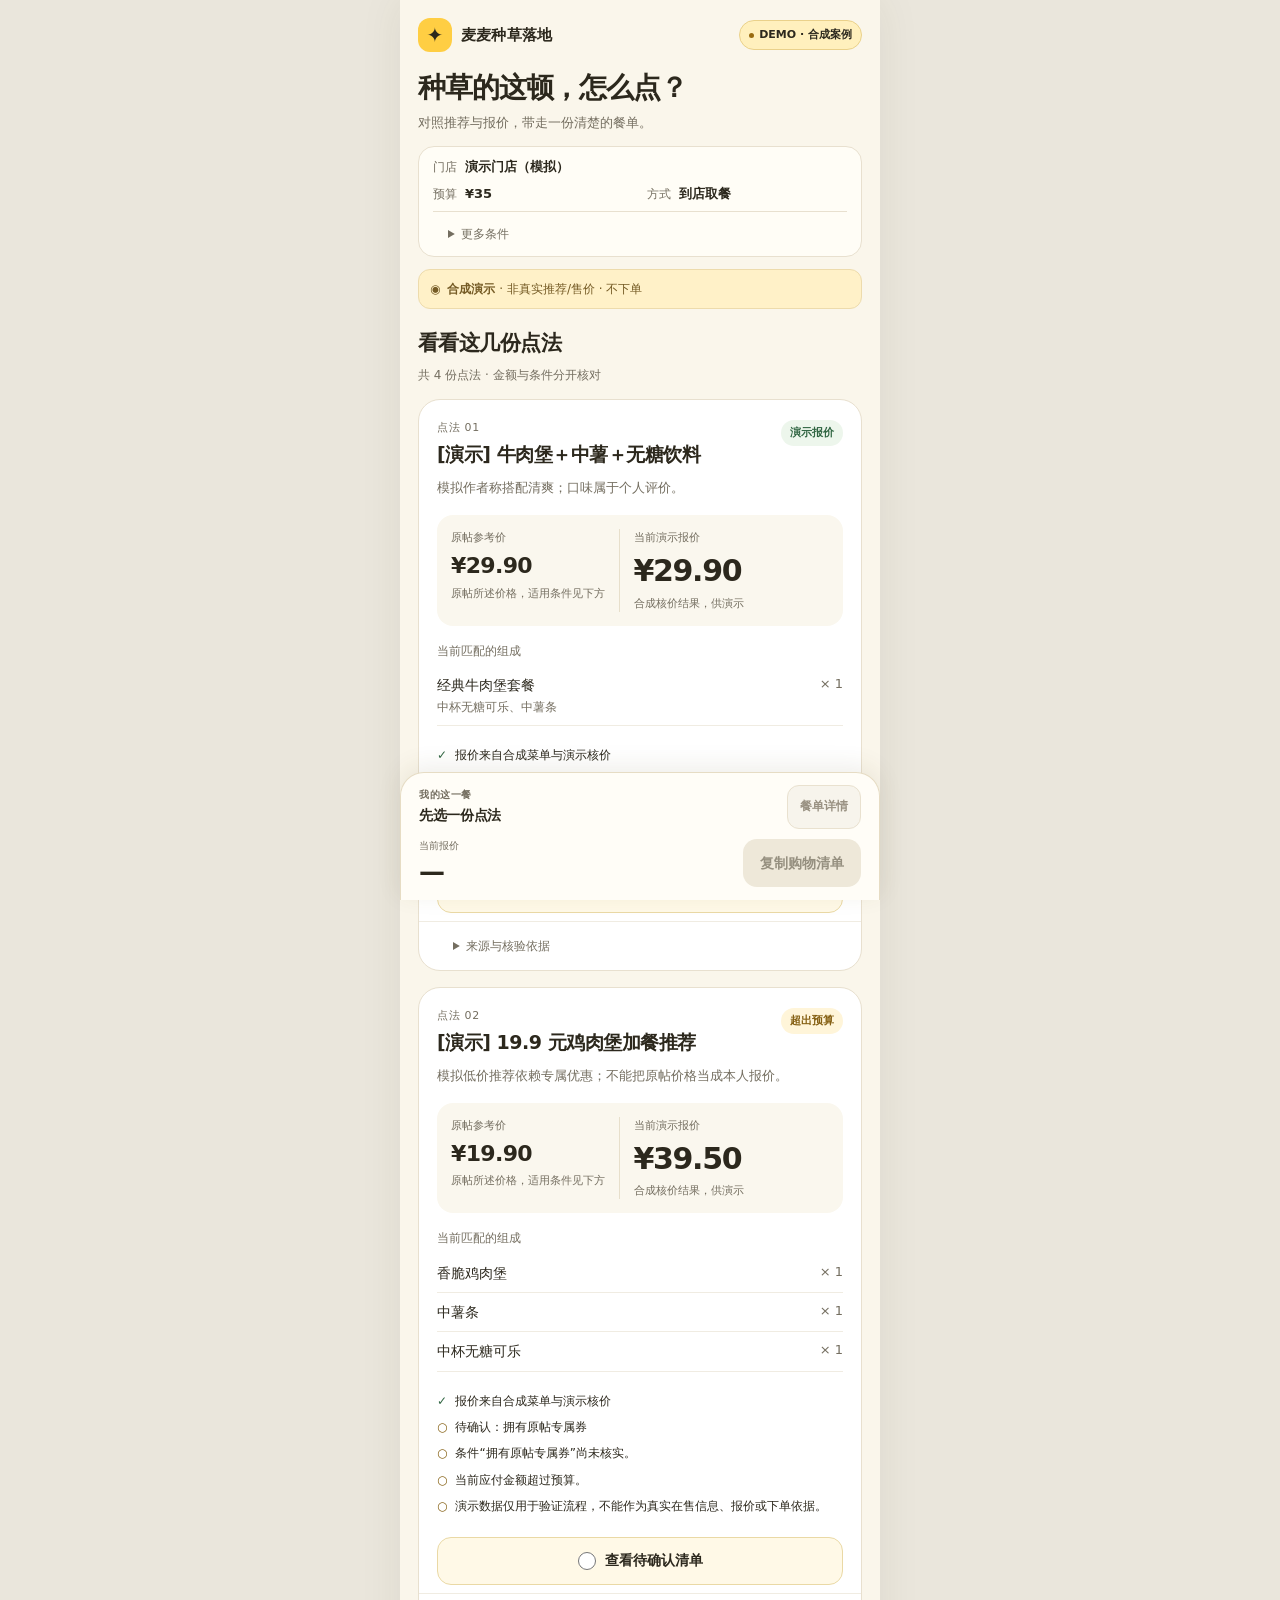
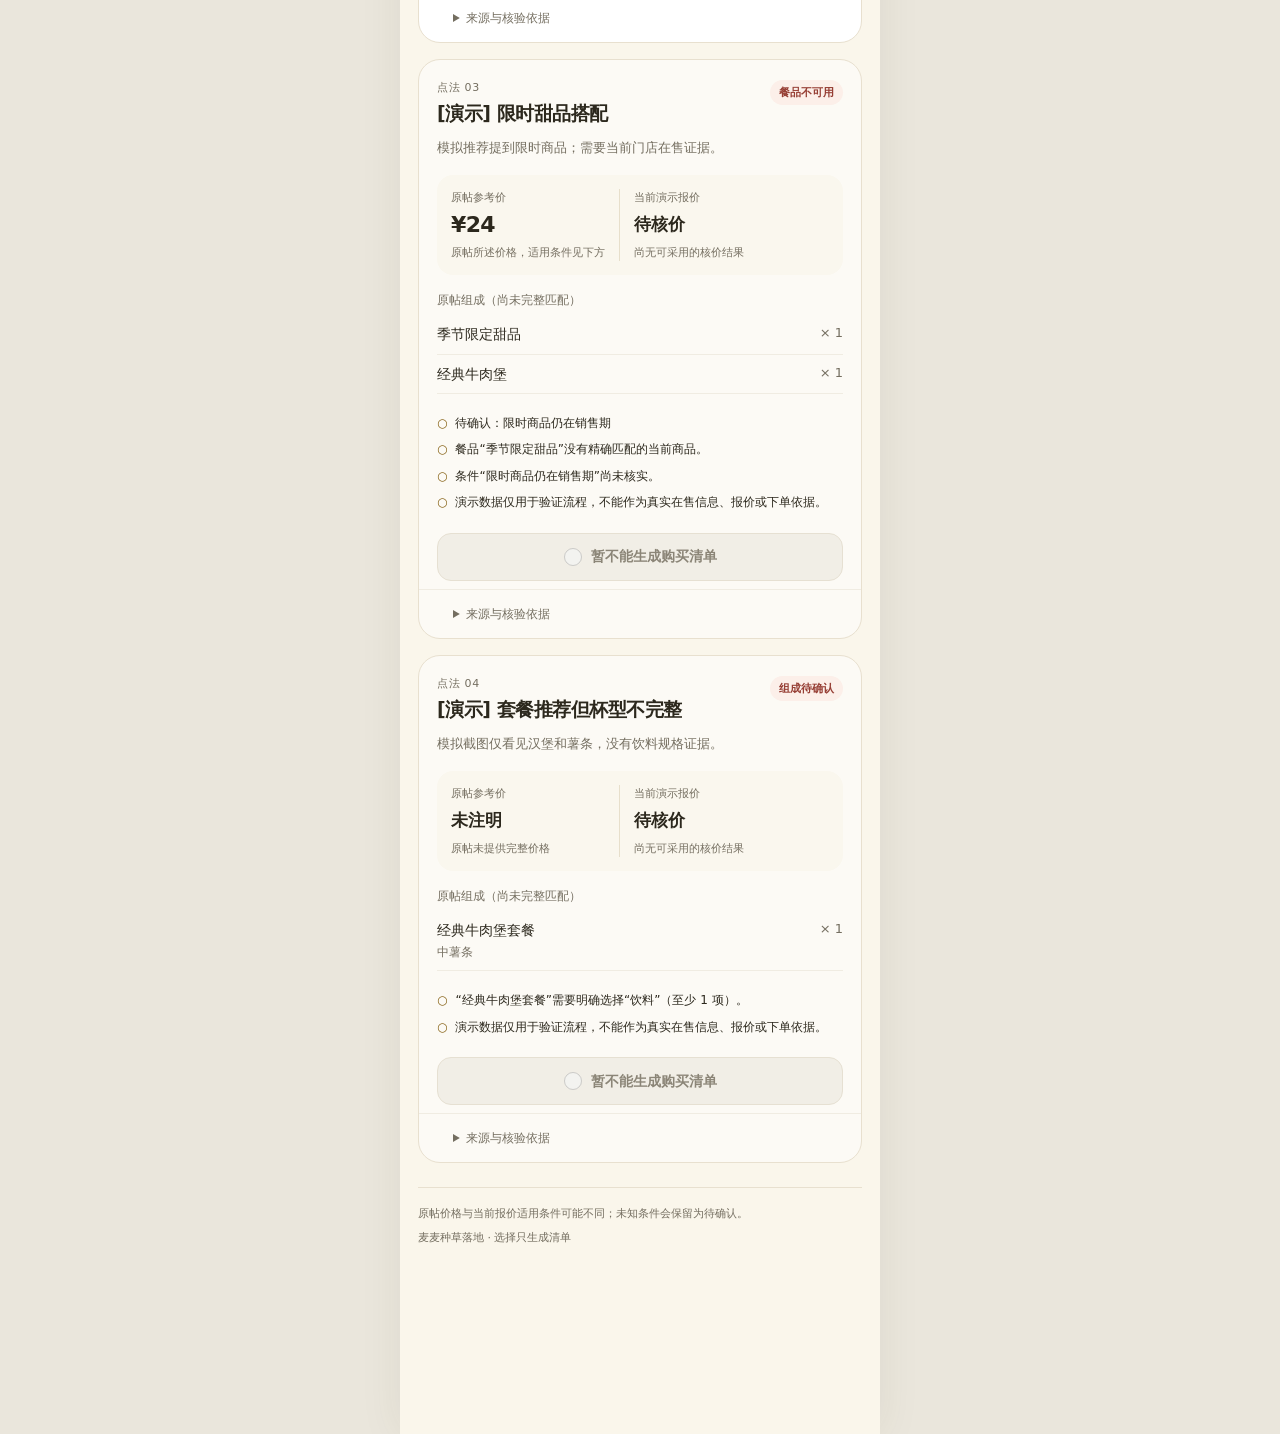
<file: demo/index.html>
<!doctype html>
<html lang="zh-CN">
<head>
  <meta charset="utf-8">
  <meta name="viewport" content="width=device-width, initial-scale=1, viewport-fit=cover">
  <meta name="color-scheme" content="light">
  <title>麦麦种草落地 · 推荐对照</title>
  <style>
    :root {
      --ink:#2c281d; --muted:#746e60; --paper:#faf6eb; --card:#fff;
      --line:#e8e0cf; --yellow:#ffce43; --green:#326744; --green-bg:#edf6ec;
      --amber:#856013; --amber-bg:#fff5d9; --red:#963e34; --red-bg:#fcefe9;
      --radius:22px; --app-width:480px;
    }
    *{box-sizing:border-box}
    html{scroll-padding-bottom:190px}
    body{margin:0;background:#eae6dc;color:var(--ink);font-family:"Microsoft YaHei","PingFang SC",system-ui,sans-serif;line-height:1.6;-webkit-text-size-adjust:100%}
    button,input,textarea{font:inherit}
    button,a,input,summary{touch-action:manipulation;-webkit-tap-highlight-color:transparent}
    button:focus-visible,a:focus-visible,input:focus-visible,summary:focus-visible,textarea:focus-visible{outline:3px solid #006cba;outline-offset:4px}
    a{color:#31578b;text-underline-offset:3px}
    .shell{width:100%;max-width:var(--app-width);min-height:100dvh;margin:auto;background:var(--paper);padding:calc(18px + env(safe-area-inset-top,0px)) 18px calc(186px + env(safe-area-inset-bottom,0px));overflow-wrap:anywhere}
    .topbar{display:flex;align-items:center;justify-content:space-between;gap:10px}
    .brand{display:flex;gap:9px;align-items:center;font-size:15px;font-weight:800;letter-spacing:.015em}
    .mark{display:grid;place-items:center;width:34px;height:34px;border-radius:12px;background:var(--yellow);font-size:20px;line-height:1}
    .demo-badge{display:inline-flex;align-items:center;gap:5px;flex-shrink:0;font-size:11px;font-weight:700;background:#fff0bd;border:1px solid #ead18a;border-radius:999px;padding:5px 9px}
    .dot{width:5px;height:5px;border-radius:50%;background:#996b10}
    .hero{display:block;padding:18px 0 12px}
    .eyebrow{margin:0 0 7px;font-size:12px;font-weight:700;letter-spacing:.08em;color:var(--green)}
    h1{font-size:28px;line-height:1.3;letter-spacing:-.04em;margin:0;font-weight:800}
    .intro{margin:6px 0 12px;color:var(--muted);font-size:13px;line-height:1.7}
    .context{background:#fffdf6;border:1px solid var(--line);border-radius:16px;padding:10px 14px 0}
    .context-label{font-size:12px;font-weight:700;color:var(--muted);margin:0 0 6px}
    #context-rows{display:grid;grid-template-columns:1fr 1fr;gap:6px 14px}
    .context-row{display:flex;gap:8px;align-items:baseline;min-width:0;font-size:13px;line-height:1.6}
    .context-row span:first-child{color:var(--muted);flex-shrink:0;font-size:12px}
    .context-row span:last-child{font-weight:600;min-width:0;overflow-wrap:anywhere}
    .context-row:first-child{grid-column:1/-1}
    .context-more{grid-column:1/-1;border-top:1px solid var(--line);font-size:12px;color:var(--muted)}
    .context-more summary{display:list-item;min-height:44px;line-height:20px;padding:12px 0;margin-left:15px;cursor:pointer}
    .context-extra{display:grid;gap:7px;padding-bottom:12px}.context-extra .context-row{font-size:12px}.context-extra .context-row span:last-child{font-weight:400}
    .notice{display:flex;gap:7px;background:#fff1c8;border:1px solid #eddbac;border-radius:12px;padding:9px 11px;font-size:12px;line-height:1.7;color:#755b25;margin:0 0 18px}
    .notice strong{font-weight:800}.notice>span{flex-shrink:0}
    .section-top{display:block;margin:0 0 14px}
    h2{font-size:21px;margin:0;letter-spacing:-.025em}
    .section-top p{margin:5px 0 0;color:var(--muted);font-size:12px}
    .steps{display:none;justify-content:space-between;gap:8px;color:var(--muted);font-size:11px;padding:12px 0 0}
    .steps b{display:inline-grid;place-items:center;width:19px;height:19px;border-radius:50%;background:#ebe3cf;margin-right:5px;font-size:10px;color:var(--ink)}
    .cards,.cards.two{display:grid;grid-template-columns:minmax(0,1fr);gap:16px;margin:0;border:0;padding:0;min-width:0}
    .card{background:var(--card);border:1px solid var(--line);border-radius:var(--radius);padding:19px 18px 0;display:flex;flex-direction:column;min-width:0;position:relative;transition:border-color .15s,box-shadow .15s}
    .card.chosen{border-color:#bb9019;box-shadow:0 0 0 2px #ffce4380}
    .card.unavailable{background:#fcfaf5}
    .card-heading{display:flex;justify-content:space-between;align-items:start;gap:10px}
    .card-kicker{font-size:11px;color:var(--muted);letter-spacing:.06em;margin-bottom:4px}
    .card h3{font-size:19px;line-height:1.45;letter-spacing:-.025em;margin:0;overflow-wrap:anywhere}
    .status{font-size:11px;font-weight:700;padding:4px 9px;border-radius:999px;white-space:nowrap;background:var(--amber-bg);color:var(--amber);margin-top:1px}
    .status.good{background:var(--green-bg);color:var(--green)}.status.bad{background:var(--red-bg);color:var(--red)}
    .lede{font-size:13px;line-height:1.7;color:var(--muted);margin:9px 0 0;overflow-wrap:anywhere}
    .price-box{display:grid;grid-template-columns:minmax(0,.85fr) minmax(0,1.15fr);gap:12px;border-radius:16px;background:#faf7ee;margin:16px 0;padding:14px}
    .price-box>div:last-child{border-left:1px solid #e7dfcb;padding-left:14px}
    .price-label{font-size:11px;color:var(--muted);margin-bottom:5px}
    .price-value{font-size:22px;line-height:1.25;letter-spacing:-.03em;font-weight:800}
    .price-box>div:last-child .price-value{font-size:30px;letter-spacing:-.045em}
    .price-value.small,.price-box>div:last-child .price-value.small{font-size:17px;letter-spacing:0;line-height:1.6}
    .price-note{font-size:11px;line-height:1.55;color:var(--muted);margin:5px 0 0;overflow-wrap:anywhere}
    .card h4{font-size:12px;color:var(--muted);font-weight:500;margin:0 0 5px}
    .items{list-style:none;padding:0;margin:0 0 10px}
    .items li{display:flex;justify-content:space-between;gap:10px;padding:8px 0;border-bottom:1px solid #f0ece2;font-size:14px;line-height:1.6}
    .item-name{overflow-wrap:anywhere}.spec{font-size:12px;color:var(--muted);display:block;margin-top:2px}.qty{white-space:nowrap;color:var(--muted);font-size:13px}
    .findings{list-style:none;padding:0;margin:3px 0 14px;font-size:12px;line-height:1.7}
    .findings li{display:flex;gap:8px;align-items:start;margin:6px 0;overflow-wrap:anywhere}
    .finding-icon{flex-shrink:0;line-height:1.7;color:var(--green);font-weight:700}.finding-icon.caution{color:var(--amber)}
    .select-label{display:flex;align-items:center;justify-content:center;gap:9px;background:#fff9e7;border:1px solid #ead9a5;border-radius:14px;min-height:48px;padding:11px 12px;font-size:14px;font-weight:800;cursor:pointer;margin-top:auto}
    .select-label:has(input:checked){background:var(--yellow);border-color:var(--yellow)}
    .select-label:has(input:disabled){color:#8b8577;cursor:default;background:#f1eee6;border-color:#e6e0d2}
    .select-label input{accent-color:#5b4513;width:18px;height:18px;margin:0;flex-shrink:0}
    .card details{margin:8px -18px 0;padding:0 18px;color:var(--muted);font-size:12px;border-top:1px solid #f0ece2}
    .card summary{cursor:pointer;min-height:48px;display:list-item;margin-left:16px;padding:14px 0;line-height:20px}
    .evidence{padding:0 0 14px;overflow-wrap:anywhere;line-height:1.7}.evidence p{margin:0 0 8px}.evidence ul{padding-left:16px;margin:0}
    .evidence a{display:inline-flex;align-items:center;min-height:44px;padding:5px 0}
    .basket-details{background:#fff;border:1px solid var(--line);border-radius:var(--radius);padding:18px;margin-top:24px;scroll-margin-top:18px;scroll-margin-bottom:185px}
    .details-heading{display:flex;align-items:center;justify-content:space-between;gap:10px;margin-bottom:10px}
    .details-heading h2{font-size:18px}.details-heading p{margin:0;color:var(--green);font-size:11px;font-weight:700}
    .detail-close,.detail-toggle{display:inline-flex;align-items:center;justify-content:center;min-width:48px;min-height:44px;border:1px solid #e9e1cf;background:#fffaf0;border-radius:12px;color:var(--ink);font-size:12px;font-weight:700;padding:8px 12px;cursor:pointer;flex-shrink:0}
    .detail-toggle:disabled{color:#999182;background:#f7f4ec;cursor:default}
    .basket-text{font-size:13px;color:var(--muted);margin:0;line-height:1.8}
    .basket-items{font-size:14px;list-style:none;margin:12px 0 0;padding:0}.basket-items li{padding:7px 0;border-bottom:1px solid #f1ece2;overflow-wrap:anywhere}
    .basket{position:fixed;bottom:0;left:50%;transform:translateX(-50%);width:100%;max-width:var(--app-width);padding:12px 18px calc(12px + env(safe-area-inset-bottom,0px));background:#fffdf7;border:1px solid #e6dcc4;border-bottom:0;border-radius:24px 24px 0 0;box-shadow:0 -6px 24px #5a482315;z-index:10}
    .dock-selection{display:flex;align-items:center;justify-content:space-between;gap:12px;margin-bottom:9px}.dock-selection>div{min-width:0}
    .basket-label{color:var(--muted);font-size:10px;font-weight:700;letter-spacing:.06em;margin:0 0 2px}
    .basket h2{font-size:14px;font-weight:800;line-height:1.5;margin:0;white-space:nowrap;overflow:hidden;text-overflow:ellipsis}
    .basket-right{display:grid;grid-template-columns:minmax(0,1fr) auto;gap:12px;align-items:center}
    .basket-total{display:flex;flex-direction:column;gap:2px;font-size:10px;color:var(--muted);min-width:0}
    .basket-total strong{font-size:26px;letter-spacing:-.045em;line-height:1.25;color:var(--ink);overflow-wrap:anywhere}
    .action{border:0;border-radius:14px;background:var(--yellow);color:var(--ink);min-height:48px;padding:11px 17px;font-weight:800;font-size:14px;cursor:pointer;white-space:nowrap}
    .action:disabled{background:#eee8d9;color:#969080;cursor:default}.action:hover:not(:disabled){background:#f6bf2c}
    .copy-feedback{margin:6px 0 0;font-size:12px;line-height:1.5;color:var(--green)}.copy-feedback:empty{display:none}
    .copy-fallback{margin-top:16px}.copy-fallback textarea{display:block;width:100%;min-height:220px;border:1px solid var(--line);border-radius:12px;padding:13px;background:#faf8f0;color:var(--ink);font-size:16px;line-height:1.7;resize:vertical;scroll-margin-bottom:190px}
    .copy-fallback p{font-size:13px;color:var(--muted);margin:0 0 8px}
    .footer{color:var(--muted);font-size:11px;line-height:1.75;margin-top:24px;border-top:1px solid var(--line);padding-top:16px}.footer p{margin:0}.footer p+p{margin-top:5px}
    .empty{background:#fff;border:1px solid var(--line);border-radius:var(--radius);padding:24px;color:var(--muted);font-size:14px}
    .sr-only{position:absolute;width:1px;height:1px;padding:0;margin:-1px;overflow:hidden;clip:rect(0,0,0,0);white-space:nowrap;border:0}
    [hidden]{display:none!important}
    @media(min-width:481px){.shell{box-shadow:0 0 40px #51482b14}.basket{box-shadow:0 -6px 24px #5a482318}}
    @media(max-width:359px){.shell{padding-left:14px;padding-right:14px}.brand{font-size:13px;gap:7px}.mark{width:30px;height:30px}.demo-badge{font-size:10px;padding:4px 7px}h1{font-size:26px}.card{padding-left:15px;padding-right:15px}.card details{margin-left:-15px;margin-right:-15px;padding-left:15px;padding-right:15px}.card-heading{gap:7px}.card h3{font-size:18px}.status{font-size:10px;padding:4px 7px}.price-box{gap:10px;padding:12px}.price-box>div:last-child{padding-left:10px}.price-box>div:last-child .price-value{font-size:28px}.basket{padding-left:14px;padding-right:14px}.action{padding-left:13px;padding-right:13px;font-size:13px}}
    @media(prefers-reduced-motion:reduce){*{transition:none!important}html{scroll-behavior:auto}}
    @media print{body{background:#fff}.shell{max-width:none;min-height:0;padding:0;box-shadow:none}.select-label,.action,.copy-feedback,.copy-fallback,.steps,.detail-toggle,.detail-close{display:none}.cards{display:block}.card{break-inside:avoid;margin-bottom:15px}.basket{position:static;transform:none;max-width:none;border-radius:0;box-shadow:none;break-inside:avoid}.basket-details[hidden]{display:block!important}.card details{display:block}}
  </style>
</head>
<body>
  <main class="shell">
    <header class="topbar"><div class="brand"><span class="mark" aria-hidden="true">✦</span>麦麦种草落地</div><span class="demo-badge" id="mode-badge"><span class="dot" aria-hidden="true"></span>DEMO · 合成案例</span></header>
    <section class="hero" aria-labelledby="page-title"><div><h1 id="page-title">种草的这顿，怎么点？</h1><p class="intro">对照推荐与报价，带走一份清楚的餐单。</p></div><aside class="context" aria-label="本次购买条件"><div id="context-rows"></div></aside></section>
    <div class="notice" id="demo-notice" role="note"><span aria-hidden="true">◉</span><div><strong>合成演示</strong> · 非真实推荐/售价 · 不下单</div></div>
    <section aria-labelledby="recommendation-title"><div class="section-top"><div><h2 id="recommendation-title">看看这几份点法</h2><p id="candidate-count">先看清条件，再决定想吃哪一份。</p></div><div class="steps" aria-label="比较步骤"><span><b>1</b>看推荐</span><span><b>2</b>核条件</span><span><b>3</b>选这一餐</span></div></div><fieldset class="cards" id="cards"><legend class="sr-only">选择一份购物清单</legend></fieldset><p class="empty" id="empty" hidden>暂时没有可比较的点法。补充推荐内容和门店信息后，再生成对照。</p></section>
    <section class="basket-details" id="basket-details" aria-labelledby="basket-details-title" hidden><div class="details-heading"><div><p>组成与待确认条件</p><h2 id="basket-details-title">餐单详情</h2></div><button class="detail-close" id="basket-close" type="button">收起</button></div><p class="basket-text" id="basket-context">选择后，这里会列出完整组成与待确认条件。</p><ul class="basket-items" id="basket-items"></ul><div class="copy-fallback" id="copy-fallback" hidden><p>复制不可用时，可选中下面的清单手动复制。</p><textarea id="shopping-list" aria-label="可复制的购物清单" readonly></textarea></div></section>
    <p class="sr-only" id="selection-announcement" role="status" aria-live="polite"></p>
    <footer class="footer"><p>原帖价格与当前报价适用条件可能不同；未知条件会保留为待确认。</p><p>麦麦种草落地 · 选择只生成清单</p></footer>
  </main>
  <section class="basket" aria-labelledby="basket-title"><div class="dock-selection"><div><p class="basket-label">我的这一餐</p><h2 id="basket-title">先选一份点法</h2></div><button class="detail-toggle" id="basket-toggle" type="button" aria-expanded="false" aria-controls="basket-details" disabled>餐单详情</button></div><div class="basket-right"><div class="basket-total"><span id="basket-price-label">当前报价</span><strong id="basket-total">—</strong></div><button class="action" id="copy-button" type="button" disabled>复制购物清单</button></div><p class="copy-feedback" id="copy-feedback" role="status" aria-live="polite"></p></section>
  <script id="comparison-report" type="application/json">{"schema_version":"1.0","generated_at":"2026-10-14T06:57:47.461854+00:00","mode":"demo","demo":true,"context":{"store_id":"DEMO-STORE-NOT-REAL","channel":"pickup","service_date":"2026-10-14","store_name":"演示门店（模拟）","budget_cents":3500},"recommendations":[{"note_id":"demo-note-1","recommendation_id":"demo-note-1","title":"[演示] 牛肉堡＋中薯＋无糖饮料","source":{"platform":"synthetic","url":"https://example.invalid/notes/demo-1","title":"[演示] 牛肉堡＋中薯＋无糖饮料","published_at":"2026-10-13T12:00:00+08:00","retrieved_at":"2026-10-14T12:00:00+08:00","city":"演示城市"},"claims":{"summary":"模拟作者称搭配清爽；口味属于个人评价。","advertised_price":{"amount":"29.90","unit":"yuan","currency":"CNY"}},"items":[{"name":"经典牛肉堡套餐","quantity":1,"options":[{"group":"配餐","name":"中薯条"},{"group":"饮料","name":"中杯无糖可乐"}]}],"basket":[{"sku_id":"DEMO-BEEF-COMBO","name":"经典牛肉堡套餐","quantity":1,"options":[{"group_id":"DRINK","option_id":"COLA-ZERO-M","name":"中杯无糖可乐","quantity":1},{"group_id":"SIDE","option_id":"FRIES-M","name":"中薯条","quantity":1}]}],"basket_fingerprint":"64d4667d17d1353706bc24e931429988836bd75d9605bb85783128b439b91398","mapping_status":"matched","condition_checks":[{"condition_id":"pickup","kind":"channel","description":"到店取餐","status":"verified","evidence":"模拟上下文明确 channel=pickup；不是实服务证据。"}],"quote":{"status":"demo","total_cents":2990,"currency":"CNY","mode":"demo","freshness_status":"demo","review_window_seconds":300,"age_seconds":null,"quoted_at":"2026-10-14T12:00:00+08:00","expires_at":null},"within_budget":true,"ready_to_order":false,"reasons":["演示数据仅用于验证流程，不能作为真实在售信息、报价或下单依据。"]},{"note_id":"demo-note-2","recommendation_id":"demo-note-2","title":"[演示] 19.9 元鸡肉堡加餐推荐","source":{"platform":"synthetic","url":"https://example.invalid/notes/demo-2","title":"[演示] 19.9 元鸡肉堡加餐推荐","published_at":"2026-10-01T12:00:00+08:00","retrieved_at":"2026-10-14T12:00:00+08:00","city":"演示城市"},"claims":{"summary":"模拟低价推荐依赖专属优惠；不能把原帖价格当成本人报价。","advertised_price":{"amount":"19.90","unit":"yuan","currency":"CNY"}},"items":[{"name":"香脆鸡肉堡","quantity":1},{"name":"中薯条","quantity":1},{"name":"中杯无糖可乐","quantity":1}],"basket":[{"sku_id":"DEMO-CHICKEN","name":"香脆鸡肉堡","quantity":1,"options":[]},{"sku_id":"DEMO-FRIES-M","name":"中薯条","quantity":1,"options":[]},{"sku_id":"DEMO-COLA-ZERO-M","name":"中杯无糖可乐","quantity":1,"options":[]}],"basket_fingerprint":"8e1a62f2aed15d66642d12e42e2a373fae7b7fedc2fe31baa4c1d7cc5b114a6a","mapping_status":"matched","condition_checks":[{"condition_id":"coupon","kind":"coupon","description":"拥有原帖专属券","status":"unknown","evidence":"模拟账户没有提供原帖券的适用证据。"}],"quote":{"status":"demo","total_cents":3950,"currency":"CNY","mode":"demo","freshness_status":"demo","review_window_seconds":300,"age_seconds":null,"quoted_at":"2026-10-14T12:00:00+08:00","expires_at":null},"within_budget":false,"ready_to_order":false,"reasons":["条件“拥有原帖专属券”尚未核实。","当前应付金额超过预算。","演示数据仅用于验证流程，不能作为真实在售信息、报价或下单依据。"]},{"note_id":"demo-note-3","recommendation_id":"demo-note-3","title":"[演示] 限时甜品搭配","source":{"platform":"synthetic","url":"https://example.invalid/notes/demo-3","title":"[演示] 限时甜品搭配","published_at":"2026-09-01T12:00:00+08:00","retrieved_at":"2026-10-14T12:00:00+08:00","city":"演示城市"},"claims":{"summary":"模拟推荐提到限时商品；需要当前门店在售证据。","advertised_price":{"amount":"24.00","unit":"yuan","currency":"CNY"}},"items":[{"name":"季节限定甜品","quantity":1},{"name":"经典牛肉堡","quantity":1}],"basket":[{"sku_id":"DEMO-BEEF","name":"经典牛肉堡","quantity":1,"options":[]}],"basket_fingerprint":null,"mapping_status":"unavailable","condition_checks":[{"condition_id":"limited","kind":"time","description":"限时商品仍在销售期","status":"unknown","evidence":"模拟菜单找不到该限时商品，不能推断仍在售。"}],"quote":{"status":"not_requested","total_cents":null,"currency":"CNY","mode":"demo","freshness_status":"not_checked","review_window_seconds":300,"age_seconds":null},"within_budget":null,"ready_to_order":false,"reasons":["餐品“季节限定甜品”没有精确匹配的当前商品。","条件“限时商品仍在销售期”尚未核实。","演示数据仅用于验证流程，不能作为真实在售信息、报价或下单依据。"]},{"note_id":"demo-note-4","recommendation_id":"demo-note-4","title":"[演示] 套餐推荐但杯型不完整","source":{"platform":"synthetic","url":"https://example.invalid/notes/demo-4","title":"[演示] 套餐推荐但杯型不完整","published_at":null,"retrieved_at":"2026-10-14T12:00:00+08:00","city":null},"claims":{"summary":"模拟截图仅看见汉堡和薯条，没有饮料规格证据。"},"items":[{"name":"经典牛肉堡套餐","quantity":1,"options":[{"group":"配餐","name":"中薯条"}]}],"basket":[],"basket_fingerprint":null,"mapping_status":"incomplete","condition_checks":[],"quote":{"status":"not_requested","total_cents":null,"currency":"CNY","mode":"demo","freshness_status":"not_checked","review_window_seconds":300,"age_seconds":null},"within_budget":null,"ready_to_order":false,"reasons":["“经典牛肉堡套餐”需要明确选择“饮料”（至少 1 项）。","演示数据仅用于验证流程，不能作为真实在售信息、报价或下单依据。"]}]}</script>
  <script>
  "use strict";
  (() => {
    const report = JSON.parse(document.getElementById("comparison-report").textContent);
    const currency = "¥";
    const element = (tag, cls, content) => { const node = document.createElement(tag); if (cls) node.className = cls; if (content !== undefined && content !== null) node.textContent = String(content); return node; };
    const money = value => typeof value === "number" && Number.isFinite(value) ? currency + value.toFixed(2).replace(/\.00$/, "") : "待核价";
    const asText = value => value === null || value === undefined ? "" : typeof value === "string" ? value : String(value);
    const unique = values => [...new Set(values.filter(Boolean))];
    const list = value => Array.isArray(value) ? value : [];
    const cents = value => typeof value === "number" && Number.isInteger(value) && value >= 0 ? value / 100 : null;
    const claimAmount = claim => {
      if(claim.currency!=="CNY")return null;
      if(claim.unit==="cent"){if(!/^(?:0|[1-9]\d*)(?:\.0+)?$/.test(String(claim.amount)))return null;const value=Number(claim.amount);return Number.isSafeInteger(value)?cents(value):null;}
      if(claim.unit!=="yuan" || !/^(?:0|[1-9]\d*)(?:\.\d{1,2})?$/.test(String(claim.amount)))return null;return Number(claim.amount);
    };
    const awareTimestamp = value => {
      if(typeof value!=="string")return NaN;
      const parts=/^(\d{4})-(\d{2})-(\d{2})T(\d{2}):(\d{2}):(\d{2})(?:\.\d+)?(?:Z|[+-]\d{2}:\d{2})$/.exec(value);
      if(!parts)return NaN;
      const [year,month,day,hour,minute,second]=parts.slice(1).map(Number),leap=year%4===0 && (year%100!==0 || year%400===0),days=[31,leap?29:28,31,30,31,30,31,31,30,31,30,31];
      if(month<1 || month>12 || day<1 || day>days[month-1] || hour>23 || minute>59 || second>59)return NaN;
      return Date.parse(value);
    };
    const liveQuoteIssue = quote => {
      if(quote.status!=="verified" && quote.status!=="stale")return "";
      if(!quote.quoted_at)return "报价缺少核价时间，需要重新核价。";
      const quoted=awareTimestamp(quote.quoted_at),expires=quote.expires_at==null?null:awareTimestamp(quote.expires_at),now=Date.now();
      if(!Number.isFinite(quoted) || (expires!==null && !Number.isFinite(expires)))return "报价时间无效或没有明确时区，需要重新核价。";
      if(quoted-now>30000)return "报价时间晚于本机时间，需要重新核价。";
      if(expires!==null && expires<=now)return "报价已超过有效期，需要重新核价。";
      if(now-quoted>300000)return "报价已超过 5 分钟复核窗口，需要重新核价。";
      if(quote.status==="stale")return "报告中的报价已标记为待复核，需要重新核价。";
      return "";
    };
    const normalizeItem = item => ({name:item.name || item.display_name || item.product_name || "待匹配餐品",quantity:item.quantity || 1,spec:list(item.options).map(option=>option.name+(option.quantity>1?" × "+option.quantity:"")).filter(Boolean).join("、") || item.spec || list(item.specifications).join("、")});
    const normalize = raw => {
      const rawContext=raw.context || {};
      const isDemo=raw.mode!=="live" || raw.demo!==false;
      const channel={pickup:"到店取餐",delivery:"外送",dine_in:"堂食"}[rawContext.channel] || rawContext.channel || rawContext.order_type || "";
      const context={store:rawContext.store_name || rawContext.store || "门店待确认",budget:cents(rawContext.budget_cents),preferences:list(rawContext.preferences).length?rawContext.preferences:rawContext.preference || "按推荐组成",channel,quoted_at:rawContext.quoted_at || rawContext.as_of || rawContext.timestamp || rawContext.now || "",service_date:rawContext.service_date || ""};
      return {demo:isDemo,mode:raw.mode,context,recommendations:list(raw.recommendations).map(candidate=>{
        const claims=candidate.claims || {}, advertised=claims.advertised_price || {},quote=candidate.quote || {};
        const mapped=candidate.mapping_status==="matched";
        const checks=list(candidate.condition_checks),unknown=checks.filter(check=>check.status==="unknown"),contradicted=checks.filter(check=>check.status==="contradicted");
        const freshnessIssue=liveQuoteIssue(quote);
        const quoteAccepted=quote.status==="demo" || (quote.status==="verified" && !freshnessIssue);
        const basket=list(candidate.basket).map(normalizeItem);
        const original=list(candidate.items).map(normalizeItem);
        const unresolved=!mapped || !quoteAccepted || unknown.length>0 || contradicted.length>0 || candidate.within_budget===false || (!isDemo && candidate.ready_to_order!==true);
        let statusLabel=isDemo?"演示报价":"已核验";
        if(!mapped)statusLabel=candidate.mapping_status==="unavailable"?"餐品不可用":"组成待确认";
        else if(contradicted.length)statusLabel="条件不符";
        else if(freshnessIssue)statusLabel="需重新核价";
        else if(!quoteAccepted)statusLabel="报价待核验";
        else if(candidate.within_budget===false)statusLabel="超出预算";
        else if(unresolved)statusLabel="条件待确认";
        const claimPrice=cents(advertised.amount_cents ?? advertised.price_cents ?? advertised.total_cents) ?? claimAmount(advertised);
        const findings=checks.filter(check=>check.status==="verified").map(check=>check.description || "已核验一项购买条件");
        if(quoteAccepted)findings.unshift(isDemo?"报价来自合成菜单与演示核价":"报价已与本次餐篮对应");
        if(candidate.within_budget===true && quoteAccepted)findings.push("当前报价在预算内");
        const conditions=unique([freshnessIssue,...contradicted.map(check=>"条件不符："+(check.description||"请核对推荐条件")),...unknown.map(check=>"待确认："+(check.description||"购买条件未提供")),...list(candidate.reasons)]);
        return {title:candidate.title || "推荐点法",summary:claims.summary || "",source:candidate.source || {},items:mapped?basket:original,items_label:mapped?"当前匹配的组成":"原帖组成（尚未完整匹配）",original_composition:original.map(item=>item.name+(item.spec?"（"+item.spec+"）":"")+" × "+item.quantity).join("；"),original_price:claimPrice,original_price_note:advertised.description || advertised.note || (claimPrice===null?"原帖未提供完整价格":"原帖所述价格，适用条件见下方"),current_price:quoteAccepted?cents(quote.total_cents):null,quoted_at:quote.quoted_at || quote.as_of || context.quoted_at,quote_note:freshnessIssue || (quoteAccepted?(isDemo?"合成核价结果，供演示":"打开页面时通过复核；下单前仍需重新核价"):"尚无可采用的核价结果"),price_missing_label:freshnessIssue?"待重新核价":"待核价",original_quote:quote,findings,conditions,unknowns:[],evidence:checks.map(check=>(check.description||"购买条件")+"："+({verified:"已核验",contradicted:"不符合",unknown:"未确认"}[check.status]||"未确认")+(typeof check.evidence==="string" && check.evidence?"；"+check.evidence:"")),unavailable:!mapped,verified:!unresolved,status_bad:!mapped || contradicted.length>0,status_label:statusLabel,needs_confirmation:unresolved};
      })};
    };
    const model = normalize(report);
    const recommendations = model.recommendations || [];
    const context = model.context || {};
    const isDemo = model.demo !== false;
    const contextRows = document.getElementById("context-rows");
    const contextRow = ([label,value]) => { const row=element("div","context-row");row.append(element("span","",label),element("span","",value));return row; };
    [["门店",context.store || "门店待确认"],["预算",typeof context.budget === "number" ? money(context.budget) : "未设预算"],["方式",context.channel || "待确认"]].forEach(pair=>contextRows.append(contextRow(pair)));
    const moreConditions=element("details","context-more"),extraConditions=element("div","context-extra");
    moreConditions.append(element("summary","","更多条件"),extraConditions);
    [["偏好",Array.isArray(context.preferences) ? context.preferences.join("、") : context.preferences || "按推荐组成"],[context.quoted_at?"核价时间":"购买日期",context.quoted_at || context.service_date || "未提供"]].forEach(pair=>extraConditions.append(contextRow(pair)));
    contextRows.append(moreConditions);
    if (!isDemo) { document.getElementById("mode-badge").textContent="推荐对照"; document.getElementById("demo-notice").hidden=true; }
    else if(model.mode==="mixed"){document.getElementById("mode-badge").textContent="DEMO · 含模拟内容";document.getElementById("demo-notice").textContent="含模拟内容 · 非真实推荐/售价 · 不下单";}
    const cards = document.getElementById("cards");
    cards.classList.toggle("two", recommendations.length===2);
    document.getElementById("candidate-count").textContent=recommendations.length ? "共 " + recommendations.length + " 份点法 · 金额与条件分开核对" : "尚未获得完整的购买条件";
    document.getElementById("empty").hidden=Boolean(recommendations.length);
    let selected=null,selectionRevision=0,copyOperation=0;
    const detailsPanel=document.getElementById("basket-details"),detailsToggle=document.getElementById("basket-toggle"),detailsClose=document.getElementById("basket-close");
    const scrollToVisible = node => {
      if(!node || typeof node.scrollIntoView!=="function")return;
      const reduceMotion=typeof window!=="undefined" && typeof window.matchMedia==="function" && window.matchMedia("(prefers-reduced-motion: reduce)").matches;
      node.scrollIntoView({behavior:reduceMotion?"auto":"smooth",block:"start"});
    };
    function showDetails(open,scroll=false){
      if(!detailsPanel)return;
      detailsPanel.hidden=!open;
      if(detailsToggle){detailsToggle.setAttribute("aria-expanded",String(open));detailsToggle.textContent=open?"收起详情":"餐单详情";}
      if(open && scroll)scrollToVisible(detailsPanel);
    }
    if(detailsToggle)detailsToggle.addEventListener("click",()=>{if(!selected)return;const open=detailsPanel?detailsPanel.hidden:false;showDetails(open,open);if(open && detailsClose)detailsClose.focus();});
    if(detailsClose)detailsClose.addEventListener("click",()=>{showDetails(false);if(detailsToggle)detailsToggle.focus();});
    const itemText = item => (item.name || "待匹配餐品") + (item.spec ? "（" + item.spec + "）" : "") + " × " + (item.quantity || 1);
    const conditionText = candidate => unique([liveQuoteIssue(candidate.original_quote || {}),...(candidate.conditions || []),...(candidate.unknowns || [])]);
    const quoteText = candidate => liveQuoteIssue(candidate.original_quote || {})?"待重新核价":typeof candidate.current_price==="number"?money(candidate.current_price):candidate.price_missing_label || "待核价";
    const quoteContext = candidate => unique([context.store,context.channel, candidate.quoted_at || context.quoted_at,candidate.quote_note]).join(" · ");
    const shoppingText = candidate => [isDemo ? "【DEMO · 合成购物清单，不可用于实际下单】" : "【麦麦种草落地 · "+(candidate.needs_confirmation || liveQuoteIssue(candidate.original_quote || {})?"待确认清单":"购物清单")+"】",candidate.title,...(candidate.items || []).map(itemText),"当前报价："+quoteText(candidate),"报价条件："+(quoteContext(candidate)||"待确认"),...(conditionText(candidate).length ? ["购买条件："+conditionText(candidate).join("；")] : []),"原帖参考价："+(typeof candidate.original_price==="number"?money(candidate.original_price):"未注明"),"原帖与当前报价条件可能不同；下单前请重新核价。"].join("\n");
    function select(candidate,index){
      selected=candidate;
      selectionRevision++;
      document.querySelectorAll(".card").forEach((node,i)=>node.classList.toggle("chosen",i===index));
      document.getElementById("basket-title").textContent=candidate.title;
      document.getElementById("basket-context").textContent=conditionText(candidate).length ? conditionText(candidate).join("；") : "组成按当前核验结果保留。下单前请重新核价。";
      const list=document.getElementById("basket-items");list.replaceChildren();(candidate.items || []).forEach(item=>list.append(element("li","",itemText(item))));
      document.getElementById("basket-total").textContent=quoteText(candidate);
      document.getElementById("basket-price-label").textContent=isDemo?"演示报价":"当前报价";
      document.getElementById("copy-button").disabled=false;
      if(detailsToggle)detailsToggle.disabled=false;
      document.getElementById("copy-button").textContent=candidate.needs_confirmation || liveQuoteIssue(candidate.original_quote || {})?"复制待确认清单":"复制购物清单";
      document.getElementById("shopping-list").value=shoppingText(candidate);
      document.getElementById("copy-feedback").textContent="";
      document.getElementById("copy-fallback").hidden=true;
      document.getElementById("selection-announcement").textContent="已选择"+candidate.title+"，"+quoteText(candidate)+"。购物清单已更新。";
    }
    recommendations.forEach((candidate,index)=>{
      const card=element("article","card"+(candidate.unavailable?" unavailable":""));
      const top=element("div","card-heading"), heading=element("div");heading.append(element("div","card-kicker","点法 "+String(index+1).padStart(2,"0")),element("h3","",candidate.title || "推荐点法"));
      const status=element("span","status"+(candidate.status_bad?" bad":candidate.verified?" good":""),candidate.status_label || (candidate.unavailable?"当前不可买":candidate.verified?"已核价":"有条件待确认"));top.append(heading,status);card.append(top);
      if(candidate.summary)card.append(element("p","lede",candidate.summary));
      const prices=element("div","price-box");
      [["原帖参考价",candidate.original_price,candidate.original_price_note||"来自推荐内容","未注明"],[isDemo?"当前演示报价":"页面打开时的报价",candidate.current_price,candidate.quote_note||"以当前配置与券条件为准",candidate.price_missing_label || "待核价"]].forEach(([label,amount,note,missing])=>{const part=element("div");part.append(element("div","price-label",label),element("div","price-value"+(typeof amount!=="number"?" small":""),typeof amount==="number"?money(amount):missing),element("p","price-note",note));prices.append(part);});card.append(prices,element("h4","",candidate.items_label || "这份点法包含"));
      const items=element("ul","items");(candidate.items || []).forEach(item=>{const row=element("li"),name=element("span","item-name",item.name || "待匹配餐品");if(item.spec)name.append(element("span","spec",item.spec));row.append(name,element("span","qty","× "+(item.quantity || 1)));items.append(row);});card.append(items);
      const findings=element("ul","findings");(candidate.findings || []).forEach(text=>{const row=element("li");row.append(element("span","finding-icon","✓"),element("span","",text));findings.append(row);});conditionText(candidate).forEach(text=>{const row=element("li");row.append(element("span","finding-icon caution","○"),element("span","",text));findings.append(row);});card.append(findings);
      const label=element("label","select-label"),radio=element("input");radio.type="radio";radio.name="recommendation";radio.value=String(index);radio.disabled=Boolean(candidate.unavailable);radio.setAttribute("aria-label","选择"+candidate.title);radio.addEventListener("change",()=>select(candidate,index));label.append(radio,element("span","",candidate.unavailable?"暂不能生成购买清单":candidate.needs_confirmation?"查看待确认清单":"选择这份点法"));card.append(label);
      const details=element("details"),summary=element("summary","","来源与核验依据"),evidence=element("div","evidence");details.append(summary,evidence);
      const source=candidate.source || {};evidence.append(element("p","",isDemo?"来源：合成推荐案例，无真实小红书帖子。":"来源："+(source.title || "用户提供的推荐内容")));
      if(!isDemo && source.url){try{const url=new URL(source.url);if(url.protocol==="https:" && !url.username && !url.password){const link=element("a","","查看原推荐");link.href=url.href;link.target="_blank";link.rel="noopener noreferrer";const p=element("p");p.append(link);evidence.append(p);}}catch(_){}}
      if(candidate.original_composition)evidence.append(element("p","","原帖组成："+candidate.original_composition));
      if(source.published_at)evidence.append(element("p","","发布时间："+source.published_at));
      if(candidate.quoted_at || context.quoted_at)evidence.append(element("p","","核价时间："+(candidate.quoted_at || context.quoted_at)));
      (candidate.evidence || []).forEach(text=>evidence.append(element("p","",text)));card.append(details);cards.append(card);
    });
    document.getElementById("copy-button").addEventListener("click",async()=>{
      if(!selected)return;
      const candidate=selected;
      if(liveQuoteIssue(candidate.original_quote || {}))select(candidate,recommendations.indexOf(candidate));
      const revision=selectionRevision,operation=++copyOperation;
      const stillCurrent=()=>selected===candidate && selectionRevision===revision && copyOperation===operation;
      const text=shoppingText(candidate),feedback=document.getElementById("copy-feedback");
      try{if(!navigator.clipboard || !navigator.clipboard.writeText)throw new Error("clipboard unavailable");await navigator.clipboard.writeText(text);if(!stillCurrent())return;feedback.textContent=isDemo?"已复制合成购物清单。":"购物清单已复制。";}
      catch(_){if(!stillCurrent())return;showDetails(true);document.getElementById("copy-fallback").hidden=false;const input=document.getElementById("shopping-list");input.value=text;input.focus();input.select();scrollToVisible(input);feedback.textContent="清单已展开，可手动复制。";}
    });
  })();
  </script>
</body>
</html>
</file>
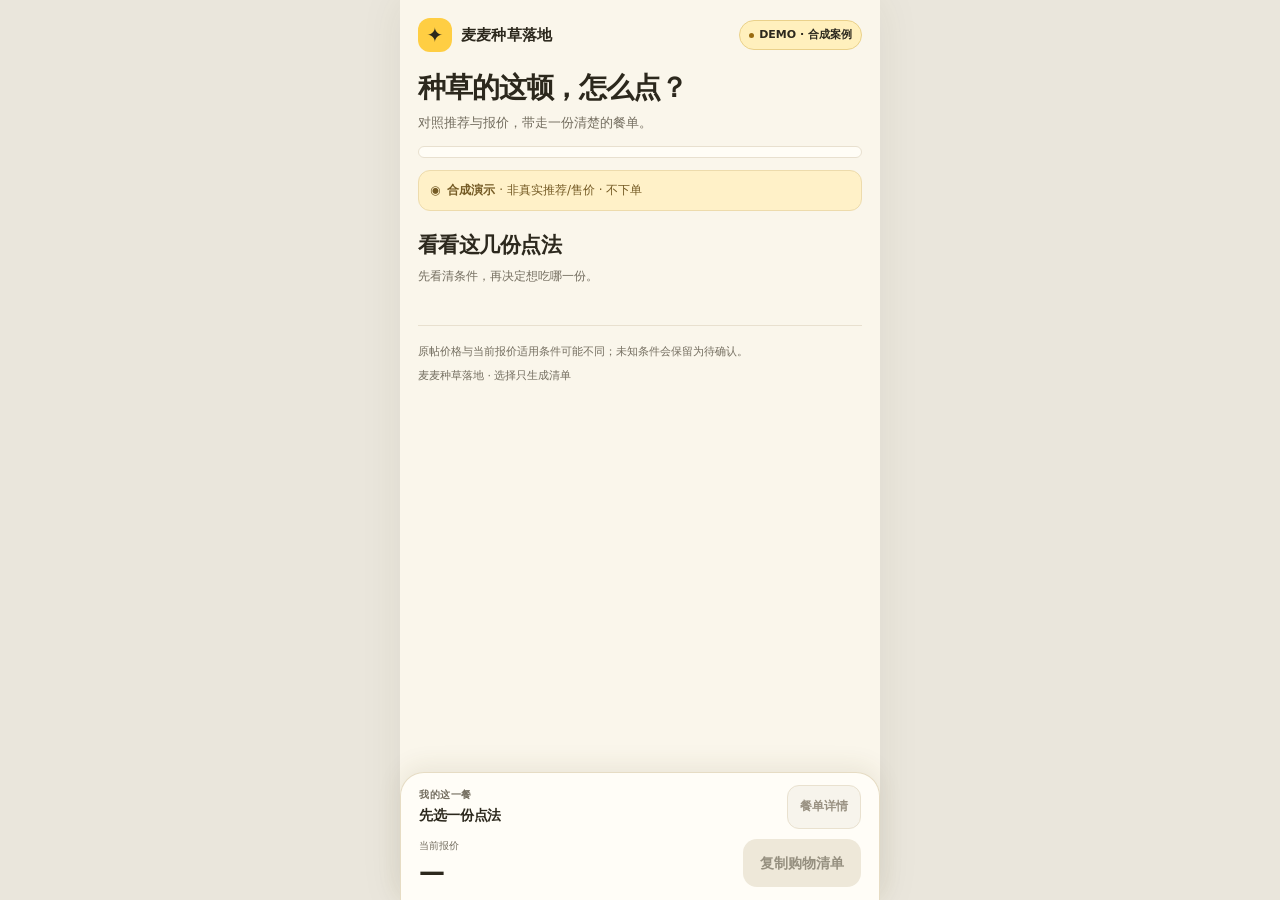
<file: assets/demo-template.html>
<!doctype html>
<html lang="zh-CN">
<head>
  <meta charset="utf-8">
  <meta name="viewport" content="width=device-width, initial-scale=1, viewport-fit=cover">
  <meta name="color-scheme" content="light">
  <title>麦麦种草落地 · 推荐对照</title>
  <style>
    :root {
      --ink:#2c281d; --muted:#746e60; --paper:#faf6eb; --card:#fff;
      --line:#e8e0cf; --yellow:#ffce43; --green:#326744; --green-bg:#edf6ec;
      --amber:#856013; --amber-bg:#fff5d9; --red:#963e34; --red-bg:#fcefe9;
      --radius:22px; --app-width:480px;
    }
    *{box-sizing:border-box}
    html{scroll-padding-bottom:190px}
    body{margin:0;background:#eae6dc;color:var(--ink);font-family:"Microsoft YaHei","PingFang SC",system-ui,sans-serif;line-height:1.6;-webkit-text-size-adjust:100%}
    button,input,textarea{font:inherit}
    button,a,input,summary{touch-action:manipulation;-webkit-tap-highlight-color:transparent}
    button:focus-visible,a:focus-visible,input:focus-visible,summary:focus-visible,textarea:focus-visible{outline:3px solid #006cba;outline-offset:4px}
    a{color:#31578b;text-underline-offset:3px}
    .shell{width:100%;max-width:var(--app-width);min-height:100dvh;margin:auto;background:var(--paper);padding:calc(18px + env(safe-area-inset-top,0px)) 18px calc(186px + env(safe-area-inset-bottom,0px));overflow-wrap:anywhere}
    .topbar{display:flex;align-items:center;justify-content:space-between;gap:10px}
    .brand{display:flex;gap:9px;align-items:center;font-size:15px;font-weight:800;letter-spacing:.015em}
    .mark{display:grid;place-items:center;width:34px;height:34px;border-radius:12px;background:var(--yellow);font-size:20px;line-height:1}
    .demo-badge{display:inline-flex;align-items:center;gap:5px;flex-shrink:0;font-size:11px;font-weight:700;background:#fff0bd;border:1px solid #ead18a;border-radius:999px;padding:5px 9px}
    .dot{width:5px;height:5px;border-radius:50%;background:#996b10}
    .hero{display:block;padding:18px 0 12px}
    .eyebrow{margin:0 0 7px;font-size:12px;font-weight:700;letter-spacing:.08em;color:var(--green)}
    h1{font-size:28px;line-height:1.3;letter-spacing:-.04em;margin:0;font-weight:800}
    .intro{margin:6px 0 12px;color:var(--muted);font-size:13px;line-height:1.7}
    .context{background:#fffdf6;border:1px solid var(--line);border-radius:16px;padding:10px 14px 0}
    .context-label{font-size:12px;font-weight:700;color:var(--muted);margin:0 0 6px}
    #context-rows{display:grid;grid-template-columns:1fr 1fr;gap:6px 14px}
    .context-row{display:flex;gap:8px;align-items:baseline;min-width:0;font-size:13px;line-height:1.6}
    .context-row span:first-child{color:var(--muted);flex-shrink:0;font-size:12px}
    .context-row span:last-child{font-weight:600;min-width:0;overflow-wrap:anywhere}
    .context-row:first-child{grid-column:1/-1}
    .context-more{grid-column:1/-1;border-top:1px solid var(--line);font-size:12px;color:var(--muted)}
    .context-more summary{display:list-item;min-height:44px;line-height:20px;padding:12px 0;margin-left:15px;cursor:pointer}
    .context-extra{display:grid;gap:7px;padding-bottom:12px}.context-extra .context-row{font-size:12px}.context-extra .context-row span:last-child{font-weight:400}
    .notice{display:flex;gap:7px;background:#fff1c8;border:1px solid #eddbac;border-radius:12px;padding:9px 11px;font-size:12px;line-height:1.7;color:#755b25;margin:0 0 18px}
    .notice strong{font-weight:800}.notice>span{flex-shrink:0}
    .section-top{display:block;margin:0 0 14px}
    h2{font-size:21px;margin:0;letter-spacing:-.025em}
    .section-top p{margin:5px 0 0;color:var(--muted);font-size:12px}
    .steps{display:none;justify-content:space-between;gap:8px;color:var(--muted);font-size:11px;padding:12px 0 0}
    .steps b{display:inline-grid;place-items:center;width:19px;height:19px;border-radius:50%;background:#ebe3cf;margin-right:5px;font-size:10px;color:var(--ink)}
    .cards,.cards.two{display:grid;grid-template-columns:minmax(0,1fr);gap:16px;margin:0;border:0;padding:0;min-width:0}
    .card{background:var(--card);border:1px solid var(--line);border-radius:var(--radius);padding:19px 18px 0;display:flex;flex-direction:column;min-width:0;position:relative;transition:border-color .15s,box-shadow .15s}
    .card.chosen{border-color:#bb9019;box-shadow:0 0 0 2px #ffce4380}
    .card.unavailable{background:#fcfaf5}
    .card-heading{display:flex;justify-content:space-between;align-items:start;gap:10px}
    .card-kicker{font-size:11px;color:var(--muted);letter-spacing:.06em;margin-bottom:4px}
    .card h3{font-size:19px;line-height:1.45;letter-spacing:-.025em;margin:0;overflow-wrap:anywhere}
    .status{font-size:11px;font-weight:700;padding:4px 9px;border-radius:999px;white-space:nowrap;background:var(--amber-bg);color:var(--amber);margin-top:1px}
    .status.good{background:var(--green-bg);color:var(--green)}.status.bad{background:var(--red-bg);color:var(--red)}
    .lede{font-size:13px;line-height:1.7;color:var(--muted);margin:9px 0 0;overflow-wrap:anywhere}
    .price-box{display:grid;grid-template-columns:minmax(0,.85fr) minmax(0,1.15fr);gap:12px;border-radius:16px;background:#faf7ee;margin:16px 0;padding:14px}
    .price-box>div:last-child{border-left:1px solid #e7dfcb;padding-left:14px}
    .price-label{font-size:11px;color:var(--muted);margin-bottom:5px}
    .price-value{font-size:22px;line-height:1.25;letter-spacing:-.03em;font-weight:800}
    .price-box>div:last-child .price-value{font-size:30px;letter-spacing:-.045em}
    .price-value.small,.price-box>div:last-child .price-value.small{font-size:17px;letter-spacing:0;line-height:1.6}
    .price-note{font-size:11px;line-height:1.55;color:var(--muted);margin:5px 0 0;overflow-wrap:anywhere}
    .card h4{font-size:12px;color:var(--muted);font-weight:500;margin:0 0 5px}
    .items{list-style:none;padding:0;margin:0 0 10px}
    .items li{display:flex;justify-content:space-between;gap:10px;padding:8px 0;border-bottom:1px solid #f0ece2;font-size:14px;line-height:1.6}
    .item-name{overflow-wrap:anywhere}.spec{font-size:12px;color:var(--muted);display:block;margin-top:2px}.qty{white-space:nowrap;color:var(--muted);font-size:13px}
    .findings{list-style:none;padding:0;margin:3px 0 14px;font-size:12px;line-height:1.7}
    .findings li{display:flex;gap:8px;align-items:start;margin:6px 0;overflow-wrap:anywhere}
    .finding-icon{flex-shrink:0;line-height:1.7;color:var(--green);font-weight:700}.finding-icon.caution{color:var(--amber)}
    .select-label{display:flex;align-items:center;justify-content:center;gap:9px;background:#fff9e7;border:1px solid #ead9a5;border-radius:14px;min-height:48px;padding:11px 12px;font-size:14px;font-weight:800;cursor:pointer;margin-top:auto}
    .select-label:has(input:checked){background:var(--yellow);border-color:var(--yellow)}
    .select-label:has(input:disabled){color:#8b8577;cursor:default;background:#f1eee6;border-color:#e6e0d2}
    .select-label input{accent-color:#5b4513;width:18px;height:18px;margin:0;flex-shrink:0}
    .card details{margin:8px -18px 0;padding:0 18px;color:var(--muted);font-size:12px;border-top:1px solid #f0ece2}
    .card summary{cursor:pointer;min-height:48px;display:list-item;margin-left:16px;padding:14px 0;line-height:20px}
    .evidence{padding:0 0 14px;overflow-wrap:anywhere;line-height:1.7}.evidence p{margin:0 0 8px}.evidence ul{padding-left:16px;margin:0}
    .evidence a{display:inline-flex;align-items:center;min-height:44px;padding:5px 0}
    .basket-details{background:#fff;border:1px solid var(--line);border-radius:var(--radius);padding:18px;margin-top:24px;scroll-margin-top:18px;scroll-margin-bottom:185px}
    .details-heading{display:flex;align-items:center;justify-content:space-between;gap:10px;margin-bottom:10px}
    .details-heading h2{font-size:18px}.details-heading p{margin:0;color:var(--green);font-size:11px;font-weight:700}
    .detail-close,.detail-toggle{display:inline-flex;align-items:center;justify-content:center;min-width:48px;min-height:44px;border:1px solid #e9e1cf;background:#fffaf0;border-radius:12px;color:var(--ink);font-size:12px;font-weight:700;padding:8px 12px;cursor:pointer;flex-shrink:0}
    .detail-toggle:disabled{color:#999182;background:#f7f4ec;cursor:default}
    .basket-text{font-size:13px;color:var(--muted);margin:0;line-height:1.8}
    .basket-items{font-size:14px;list-style:none;margin:12px 0 0;padding:0}.basket-items li{padding:7px 0;border-bottom:1px solid #f1ece2;overflow-wrap:anywhere}
    .basket{position:fixed;bottom:0;left:50%;transform:translateX(-50%);width:100%;max-width:var(--app-width);padding:12px 18px calc(12px + env(safe-area-inset-bottom,0px));background:#fffdf7;border:1px solid #e6dcc4;border-bottom:0;border-radius:24px 24px 0 0;box-shadow:0 -6px 24px #5a482315;z-index:10}
    .dock-selection{display:flex;align-items:center;justify-content:space-between;gap:12px;margin-bottom:9px}.dock-selection>div{min-width:0}
    .basket-label{color:var(--muted);font-size:10px;font-weight:700;letter-spacing:.06em;margin:0 0 2px}
    .basket h2{font-size:14px;font-weight:800;line-height:1.5;margin:0;white-space:nowrap;overflow:hidden;text-overflow:ellipsis}
    .basket-right{display:grid;grid-template-columns:minmax(0,1fr) auto;gap:12px;align-items:center}
    .basket-total{display:flex;flex-direction:column;gap:2px;font-size:10px;color:var(--muted);min-width:0}
    .basket-total strong{font-size:26px;letter-spacing:-.045em;line-height:1.25;color:var(--ink);overflow-wrap:anywhere}
    .action{border:0;border-radius:14px;background:var(--yellow);color:var(--ink);min-height:48px;padding:11px 17px;font-weight:800;font-size:14px;cursor:pointer;white-space:nowrap}
    .action:disabled{background:#eee8d9;color:#969080;cursor:default}.action:hover:not(:disabled){background:#f6bf2c}
    .copy-feedback{margin:6px 0 0;font-size:12px;line-height:1.5;color:var(--green)}.copy-feedback:empty{display:none}
    .copy-fallback{margin-top:16px}.copy-fallback textarea{display:block;width:100%;min-height:220px;border:1px solid var(--line);border-radius:12px;padding:13px;background:#faf8f0;color:var(--ink);font-size:16px;line-height:1.7;resize:vertical;scroll-margin-bottom:190px}
    .copy-fallback p{font-size:13px;color:var(--muted);margin:0 0 8px}
    .footer{color:var(--muted);font-size:11px;line-height:1.75;margin-top:24px;border-top:1px solid var(--line);padding-top:16px}.footer p{margin:0}.footer p+p{margin-top:5px}
    .empty{background:#fff;border:1px solid var(--line);border-radius:var(--radius);padding:24px;color:var(--muted);font-size:14px}
    .sr-only{position:absolute;width:1px;height:1px;padding:0;margin:-1px;overflow:hidden;clip:rect(0,0,0,0);white-space:nowrap;border:0}
    [hidden]{display:none!important}
    @media(min-width:481px){.shell{box-shadow:0 0 40px #51482b14}.basket{box-shadow:0 -6px 24px #5a482318}}
    @media(max-width:359px){.shell{padding-left:14px;padding-right:14px}.brand{font-size:13px;gap:7px}.mark{width:30px;height:30px}.demo-badge{font-size:10px;padding:4px 7px}h1{font-size:26px}.card{padding-left:15px;padding-right:15px}.card details{margin-left:-15px;margin-right:-15px;padding-left:15px;padding-right:15px}.card-heading{gap:7px}.card h3{font-size:18px}.status{font-size:10px;padding:4px 7px}.price-box{gap:10px;padding:12px}.price-box>div:last-child{padding-left:10px}.price-box>div:last-child .price-value{font-size:28px}.basket{padding-left:14px;padding-right:14px}.action{padding-left:13px;padding-right:13px;font-size:13px}}
    @media(prefers-reduced-motion:reduce){*{transition:none!important}html{scroll-behavior:auto}}
    @media print{body{background:#fff}.shell{max-width:none;min-height:0;padding:0;box-shadow:none}.select-label,.action,.copy-feedback,.copy-fallback,.steps,.detail-toggle,.detail-close{display:none}.cards{display:block}.card{break-inside:avoid;margin-bottom:15px}.basket{position:static;transform:none;max-width:none;border-radius:0;box-shadow:none;break-inside:avoid}.basket-details[hidden]{display:block!important}.card details{display:block}}
  </style>
</head>
<body>
  <main class="shell">
    <header class="topbar"><div class="brand"><span class="mark" aria-hidden="true">✦</span>麦麦种草落地</div><span class="demo-badge" id="mode-badge"><span class="dot" aria-hidden="true"></span>DEMO · 合成案例</span></header>
    <section class="hero" aria-labelledby="page-title"><div><h1 id="page-title">种草的这顿，怎么点？</h1><p class="intro">对照推荐与报价，带走一份清楚的餐单。</p></div><aside class="context" aria-label="本次购买条件"><div id="context-rows"></div></aside></section>
    <div class="notice" id="demo-notice" role="note"><span aria-hidden="true">◉</span><div><strong>合成演示</strong> · 非真实推荐/售价 · 不下单</div></div>
    <section aria-labelledby="recommendation-title"><div class="section-top"><div><h2 id="recommendation-title">看看这几份点法</h2><p id="candidate-count">先看清条件，再决定想吃哪一份。</p></div><div class="steps" aria-label="比较步骤"><span><b>1</b>看推荐</span><span><b>2</b>核条件</span><span><b>3</b>选这一餐</span></div></div><fieldset class="cards" id="cards"><legend class="sr-only">选择一份购物清单</legend></fieldset><p class="empty" id="empty" hidden>暂时没有可比较的点法。补充推荐内容和门店信息后，再生成对照。</p></section>
    <section class="basket-details" id="basket-details" aria-labelledby="basket-details-title" hidden><div class="details-heading"><div><p>组成与待确认条件</p><h2 id="basket-details-title">餐单详情</h2></div><button class="detail-close" id="basket-close" type="button">收起</button></div><p class="basket-text" id="basket-context">选择后，这里会列出完整组成与待确认条件。</p><ul class="basket-items" id="basket-items"></ul><div class="copy-fallback" id="copy-fallback" hidden><p>复制不可用时，可选中下面的清单手动复制。</p><textarea id="shopping-list" aria-label="可复制的购物清单" readonly></textarea></div></section>
    <p class="sr-only" id="selection-announcement" role="status" aria-live="polite"></p>
    <footer class="footer"><p>原帖价格与当前报价适用条件可能不同；未知条件会保留为待确认。</p><p>麦麦种草落地 · 选择只生成清单</p></footer>
  </main>
  <section class="basket" aria-labelledby="basket-title"><div class="dock-selection"><div><p class="basket-label">我的这一餐</p><h2 id="basket-title">先选一份点法</h2></div><button class="detail-toggle" id="basket-toggle" type="button" aria-expanded="false" aria-controls="basket-details" disabled>餐单详情</button></div><div class="basket-right"><div class="basket-total"><span id="basket-price-label">当前报价</span><strong id="basket-total">—</strong></div><button class="action" id="copy-button" type="button" disabled>复制购物清单</button></div><p class="copy-feedback" id="copy-feedback" role="status" aria-live="polite"></p></section>
  <script id="comparison-report" type="application/json">__REPORT_JSON__</script>
  <script>
  "use strict";
  (() => {
    const report = JSON.parse(document.getElementById("comparison-report").textContent);
    const currency = "¥";
    const element = (tag, cls, content) => { const node = document.createElement(tag); if (cls) node.className = cls; if (content !== undefined && content !== null) node.textContent = String(content); return node; };
    const money = value => typeof value === "number" && Number.isFinite(value) ? currency + value.toFixed(2).replace(/\.00$/, "") : "待核价";
    const asText = value => value === null || value === undefined ? "" : typeof value === "string" ? value : String(value);
    const unique = values => [...new Set(values.filter(Boolean))];
    const list = value => Array.isArray(value) ? value : [];
    const cents = value => typeof value === "number" && Number.isInteger(value) && value >= 0 ? value / 100 : null;
    const claimAmount = claim => {
      if(claim.currency!=="CNY")return null;
      if(claim.unit==="cent"){if(!/^(?:0|[1-9]\d*)(?:\.0+)?$/.test(String(claim.amount)))return null;const value=Number(claim.amount);return Number.isSafeInteger(value)?cents(value):null;}
      if(claim.unit!=="yuan" || !/^(?:0|[1-9]\d*)(?:\.\d{1,2})?$/.test(String(claim.amount)))return null;return Number(claim.amount);
    };
    const awareTimestamp = value => {
      if(typeof value!=="string")return NaN;
      const parts=/^(\d{4})-(\d{2})-(\d{2})T(\d{2}):(\d{2}):(\d{2})(?:\.\d+)?(?:Z|[+-]\d{2}:\d{2})$/.exec(value);
      if(!parts)return NaN;
      const [year,month,day,hour,minute,second]=parts.slice(1).map(Number),leap=year%4===0 && (year%100!==0 || year%400===0),days=[31,leap?29:28,31,30,31,30,31,31,30,31,30,31];
      if(month<1 || month>12 || day<1 || day>days[month-1] || hour>23 || minute>59 || second>59)return NaN;
      return Date.parse(value);
    };
    const liveQuoteIssue = quote => {
      if(quote.status!=="verified" && quote.status!=="stale")return "";
      if(!quote.quoted_at)return "报价缺少核价时间，需要重新核价。";
      const quoted=awareTimestamp(quote.quoted_at),expires=quote.expires_at==null?null:awareTimestamp(quote.expires_at),now=Date.now();
      if(!Number.isFinite(quoted) || (expires!==null && !Number.isFinite(expires)))return "报价时间无效或没有明确时区，需要重新核价。";
      if(quoted-now>30000)return "报价时间晚于本机时间，需要重新核价。";
      if(expires!==null && expires<=now)return "报价已超过有效期，需要重新核价。";
      if(now-quoted>300000)return "报价已超过 5 分钟复核窗口，需要重新核价。";
      if(quote.status==="stale")return "报告中的报价已标记为待复核，需要重新核价。";
      return "";
    };
    const normalizeItem = item => ({name:item.name || item.display_name || item.product_name || "待匹配餐品",quantity:item.quantity || 1,spec:list(item.options).map(option=>option.name+(option.quantity>1?" × "+option.quantity:"")).filter(Boolean).join("、") || item.spec || list(item.specifications).join("、")});
    const normalize = raw => {
      const rawContext=raw.context || {};
      const isDemo=raw.mode!=="live" || raw.demo!==false;
      const channel={pickup:"到店取餐",delivery:"外送",dine_in:"堂食"}[rawContext.channel] || rawContext.channel || rawContext.order_type || "";
      const context={store:rawContext.store_name || rawContext.store || "门店待确认",budget:cents(rawContext.budget_cents),preferences:list(rawContext.preferences).length?rawContext.preferences:rawContext.preference || "按推荐组成",channel,quoted_at:rawContext.quoted_at || rawContext.as_of || rawContext.timestamp || rawContext.now || "",service_date:rawContext.service_date || ""};
      return {demo:isDemo,mode:raw.mode,context,recommendations:list(raw.recommendations).map(candidate=>{
        const claims=candidate.claims || {}, advertised=claims.advertised_price || {},quote=candidate.quote || {};
        const mapped=candidate.mapping_status==="matched";
        const checks=list(candidate.condition_checks),unknown=checks.filter(check=>check.status==="unknown"),contradicted=checks.filter(check=>check.status==="contradicted");
        const freshnessIssue=liveQuoteIssue(quote);
        const quoteAccepted=quote.status==="demo" || (quote.status==="verified" && !freshnessIssue);
        const basket=list(candidate.basket).map(normalizeItem);
        const original=list(candidate.items).map(normalizeItem);
        const unresolved=!mapped || !quoteAccepted || unknown.length>0 || contradicted.length>0 || candidate.within_budget===false || (!isDemo && candidate.ready_to_order!==true);
        let statusLabel=isDemo?"演示报价":"已核验";
        if(!mapped)statusLabel=candidate.mapping_status==="unavailable"?"餐品不可用":"组成待确认";
        else if(contradicted.length)statusLabel="条件不符";
        else if(freshnessIssue)statusLabel="需重新核价";
        else if(!quoteAccepted)statusLabel="报价待核验";
        else if(candidate.within_budget===false)statusLabel="超出预算";
        else if(unresolved)statusLabel="条件待确认";
        const claimPrice=cents(advertised.amount_cents ?? advertised.price_cents ?? advertised.total_cents) ?? claimAmount(advertised);
        const findings=checks.filter(check=>check.status==="verified").map(check=>check.description || "已核验一项购买条件");
        if(quoteAccepted)findings.unshift(isDemo?"报价来自合成菜单与演示核价":"报价已与本次餐篮对应");
        if(candidate.within_budget===true && quoteAccepted)findings.push("当前报价在预算内");
        const conditions=unique([freshnessIssue,...contradicted.map(check=>"条件不符："+(check.description||"请核对推荐条件")),...unknown.map(check=>"待确认："+(check.description||"购买条件未提供")),...list(candidate.reasons)]);
        return {title:candidate.title || "推荐点法",summary:claims.summary || "",source:candidate.source || {},items:mapped?basket:original,items_label:mapped?"当前匹配的组成":"原帖组成（尚未完整匹配）",original_composition:original.map(item=>item.name+(item.spec?"（"+item.spec+"）":"")+" × "+item.quantity).join("；"),original_price:claimPrice,original_price_note:advertised.description || advertised.note || (claimPrice===null?"原帖未提供完整价格":"原帖所述价格，适用条件见下方"),current_price:quoteAccepted?cents(quote.total_cents):null,quoted_at:quote.quoted_at || quote.as_of || context.quoted_at,quote_note:freshnessIssue || (quoteAccepted?(isDemo?"合成核价结果，供演示":"打开页面时通过复核；下单前仍需重新核价"):"尚无可采用的核价结果"),price_missing_label:freshnessIssue?"待重新核价":"待核价",original_quote:quote,findings,conditions,unknowns:[],evidence:checks.map(check=>(check.description||"购买条件")+"："+({verified:"已核验",contradicted:"不符合",unknown:"未确认"}[check.status]||"未确认")+(typeof check.evidence==="string" && check.evidence?"；"+check.evidence:"")),unavailable:!mapped,verified:!unresolved,status_bad:!mapped || contradicted.length>0,status_label:statusLabel,needs_confirmation:unresolved};
      })};
    };
    const model = normalize(report);
    const recommendations = model.recommendations || [];
    const context = model.context || {};
    const isDemo = model.demo !== false;
    const contextRows = document.getElementById("context-rows");
    const contextRow = ([label,value]) => { const row=element("div","context-row");row.append(element("span","",label),element("span","",value));return row; };
    [["门店",context.store || "门店待确认"],["预算",typeof context.budget === "number" ? money(context.budget) : "未设预算"],["方式",context.channel || "待确认"]].forEach(pair=>contextRows.append(contextRow(pair)));
    const moreConditions=element("details","context-more"),extraConditions=element("div","context-extra");
    moreConditions.append(element("summary","","更多条件"),extraConditions);
    [["偏好",Array.isArray(context.preferences) ? context.preferences.join("、") : context.preferences || "按推荐组成"],[context.quoted_at?"核价时间":"购买日期",context.quoted_at || context.service_date || "未提供"]].forEach(pair=>extraConditions.append(contextRow(pair)));
    contextRows.append(moreConditions);
    if (!isDemo) { document.getElementById("mode-badge").textContent="推荐对照"; document.getElementById("demo-notice").hidden=true; }
    else if(model.mode==="mixed"){document.getElementById("mode-badge").textContent="DEMO · 含模拟内容";document.getElementById("demo-notice").textContent="含模拟内容 · 非真实推荐/售价 · 不下单";}
    const cards = document.getElementById("cards");
    cards.classList.toggle("two", recommendations.length===2);
    document.getElementById("candidate-count").textContent=recommendations.length ? "共 " + recommendations.length + " 份点法 · 金额与条件分开核对" : "尚未获得完整的购买条件";
    document.getElementById("empty").hidden=Boolean(recommendations.length);
    let selected=null,selectionRevision=0,copyOperation=0;
    const detailsPanel=document.getElementById("basket-details"),detailsToggle=document.getElementById("basket-toggle"),detailsClose=document.getElementById("basket-close");
    const scrollToVisible = node => {
      if(!node || typeof node.scrollIntoView!=="function")return;
      const reduceMotion=typeof window!=="undefined" && typeof window.matchMedia==="function" && window.matchMedia("(prefers-reduced-motion: reduce)").matches;
      node.scrollIntoView({behavior:reduceMotion?"auto":"smooth",block:"start"});
    };
    function showDetails(open,scroll=false){
      if(!detailsPanel)return;
      detailsPanel.hidden=!open;
      if(detailsToggle){detailsToggle.setAttribute("aria-expanded",String(open));detailsToggle.textContent=open?"收起详情":"餐单详情";}
      if(open && scroll)scrollToVisible(detailsPanel);
    }
    if(detailsToggle)detailsToggle.addEventListener("click",()=>{if(!selected)return;const open=detailsPanel?detailsPanel.hidden:false;showDetails(open,open);if(open && detailsClose)detailsClose.focus();});
    if(detailsClose)detailsClose.addEventListener("click",()=>{showDetails(false);if(detailsToggle)detailsToggle.focus();});
    const itemText = item => (item.name || "待匹配餐品") + (item.spec ? "（" + item.spec + "）" : "") + " × " + (item.quantity || 1);
    const conditionText = candidate => unique([liveQuoteIssue(candidate.original_quote || {}),...(candidate.conditions || []),...(candidate.unknowns || [])]);
    const quoteText = candidate => liveQuoteIssue(candidate.original_quote || {})?"待重新核价":typeof candidate.current_price==="number"?money(candidate.current_price):candidate.price_missing_label || "待核价";
    const quoteContext = candidate => unique([context.store,context.channel, candidate.quoted_at || context.quoted_at,candidate.quote_note]).join(" · ");
    const shoppingText = candidate => [isDemo ? "【DEMO · 合成购物清单，不可用于实际下单】" : "【麦麦种草落地 · "+(candidate.needs_confirmation || liveQuoteIssue(candidate.original_quote || {})?"待确认清单":"购物清单")+"】",candidate.title,...(candidate.items || []).map(itemText),"当前报价："+quoteText(candidate),"报价条件："+(quoteContext(candidate)||"待确认"),...(conditionText(candidate).length ? ["购买条件："+conditionText(candidate).join("；")] : []),"原帖参考价："+(typeof candidate.original_price==="number"?money(candidate.original_price):"未注明"),"原帖与当前报价条件可能不同；下单前请重新核价。"].join("\n");
    function select(candidate,index){
      selected=candidate;
      selectionRevision++;
      document.querySelectorAll(".card").forEach((node,i)=>node.classList.toggle("chosen",i===index));
      document.getElementById("basket-title").textContent=candidate.title;
      document.getElementById("basket-context").textContent=conditionText(candidate).length ? conditionText(candidate).join("；") : "组成按当前核验结果保留。下单前请重新核价。";
      const list=document.getElementById("basket-items");list.replaceChildren();(candidate.items || []).forEach(item=>list.append(element("li","",itemText(item))));
      document.getElementById("basket-total").textContent=quoteText(candidate);
      document.getElementById("basket-price-label").textContent=isDemo?"演示报价":"当前报价";
      document.getElementById("copy-button").disabled=false;
      if(detailsToggle)detailsToggle.disabled=false;
      document.getElementById("copy-button").textContent=candidate.needs_confirmation || liveQuoteIssue(candidate.original_quote || {})?"复制待确认清单":"复制购物清单";
      document.getElementById("shopping-list").value=shoppingText(candidate);
      document.getElementById("copy-feedback").textContent="";
      document.getElementById("copy-fallback").hidden=true;
      document.getElementById("selection-announcement").textContent="已选择"+candidate.title+"，"+quoteText(candidate)+"。购物清单已更新。";
    }
    recommendations.forEach((candidate,index)=>{
      const card=element("article","card"+(candidate.unavailable?" unavailable":""));
      const top=element("div","card-heading"), heading=element("div");heading.append(element("div","card-kicker","点法 "+String(index+1).padStart(2,"0")),element("h3","",candidate.title || "推荐点法"));
      const status=element("span","status"+(candidate.status_bad?" bad":candidate.verified?" good":""),candidate.status_label || (candidate.unavailable?"当前不可买":candidate.verified?"已核价":"有条件待确认"));top.append(heading,status);card.append(top);
      if(candidate.summary)card.append(element("p","lede",candidate.summary));
      const prices=element("div","price-box");
      [["原帖参考价",candidate.original_price,candidate.original_price_note||"来自推荐内容","未注明"],[isDemo?"当前演示报价":"页面打开时的报价",candidate.current_price,candidate.quote_note||"以当前配置与券条件为准",candidate.price_missing_label || "待核价"]].forEach(([label,amount,note,missing])=>{const part=element("div");part.append(element("div","price-label",label),element("div","price-value"+(typeof amount!=="number"?" small":""),typeof amount==="number"?money(amount):missing),element("p","price-note",note));prices.append(part);});card.append(prices,element("h4","",candidate.items_label || "这份点法包含"));
      const items=element("ul","items");(candidate.items || []).forEach(item=>{const row=element("li"),name=element("span","item-name",item.name || "待匹配餐品");if(item.spec)name.append(element("span","spec",item.spec));row.append(name,element("span","qty","× "+(item.quantity || 1)));items.append(row);});card.append(items);
      const findings=element("ul","findings");(candidate.findings || []).forEach(text=>{const row=element("li");row.append(element("span","finding-icon","✓"),element("span","",text));findings.append(row);});conditionText(candidate).forEach(text=>{const row=element("li");row.append(element("span","finding-icon caution","○"),element("span","",text));findings.append(row);});card.append(findings);
      const label=element("label","select-label"),radio=element("input");radio.type="radio";radio.name="recommendation";radio.value=String(index);radio.disabled=Boolean(candidate.unavailable);radio.setAttribute("aria-label","选择"+candidate.title);radio.addEventListener("change",()=>select(candidate,index));label.append(radio,element("span","",candidate.unavailable?"暂不能生成购买清单":candidate.needs_confirmation?"查看待确认清单":"选择这份点法"));card.append(label);
      const details=element("details"),summary=element("summary","","来源与核验依据"),evidence=element("div","evidence");details.append(summary,evidence);
      const source=candidate.source || {};evidence.append(element("p","",isDemo?"来源：合成推荐案例，无真实小红书帖子。":"来源："+(source.title || "用户提供的推荐内容")));
      if(!isDemo && source.url){try{const url=new URL(source.url);if(url.protocol==="https:" && !url.username && !url.password){const link=element("a","","查看原推荐");link.href=url.href;link.target="_blank";link.rel="noopener noreferrer";const p=element("p");p.append(link);evidence.append(p);}}catch(_){}}
      if(candidate.original_composition)evidence.append(element("p","","原帖组成："+candidate.original_composition));
      if(source.published_at)evidence.append(element("p","","发布时间："+source.published_at));
      if(candidate.quoted_at || context.quoted_at)evidence.append(element("p","","核价时间："+(candidate.quoted_at || context.quoted_at)));
      (candidate.evidence || []).forEach(text=>evidence.append(element("p","",text)));card.append(details);cards.append(card);
    });
    document.getElementById("copy-button").addEventListener("click",async()=>{
      if(!selected)return;
      const candidate=selected;
      if(liveQuoteIssue(candidate.original_quote || {}))select(candidate,recommendations.indexOf(candidate));
      const revision=selectionRevision,operation=++copyOperation;
      const stillCurrent=()=>selected===candidate && selectionRevision===revision && copyOperation===operation;
      const text=shoppingText(candidate),feedback=document.getElementById("copy-feedback");
      try{if(!navigator.clipboard || !navigator.clipboard.writeText)throw new Error("clipboard unavailable");await navigator.clipboard.writeText(text);if(!stillCurrent())return;feedback.textContent=isDemo?"已复制合成购物清单。":"购物清单已复制。";}
      catch(_){if(!stillCurrent())return;showDetails(true);document.getElementById("copy-fallback").hidden=false;const input=document.getElementById("shopping-list");input.value=text;input.focus();input.select();scrollToVisible(input);feedback.textContent="清单已展开，可手动复制。";}
    });
  })();
  </script>
</body>
</html>
</file>
